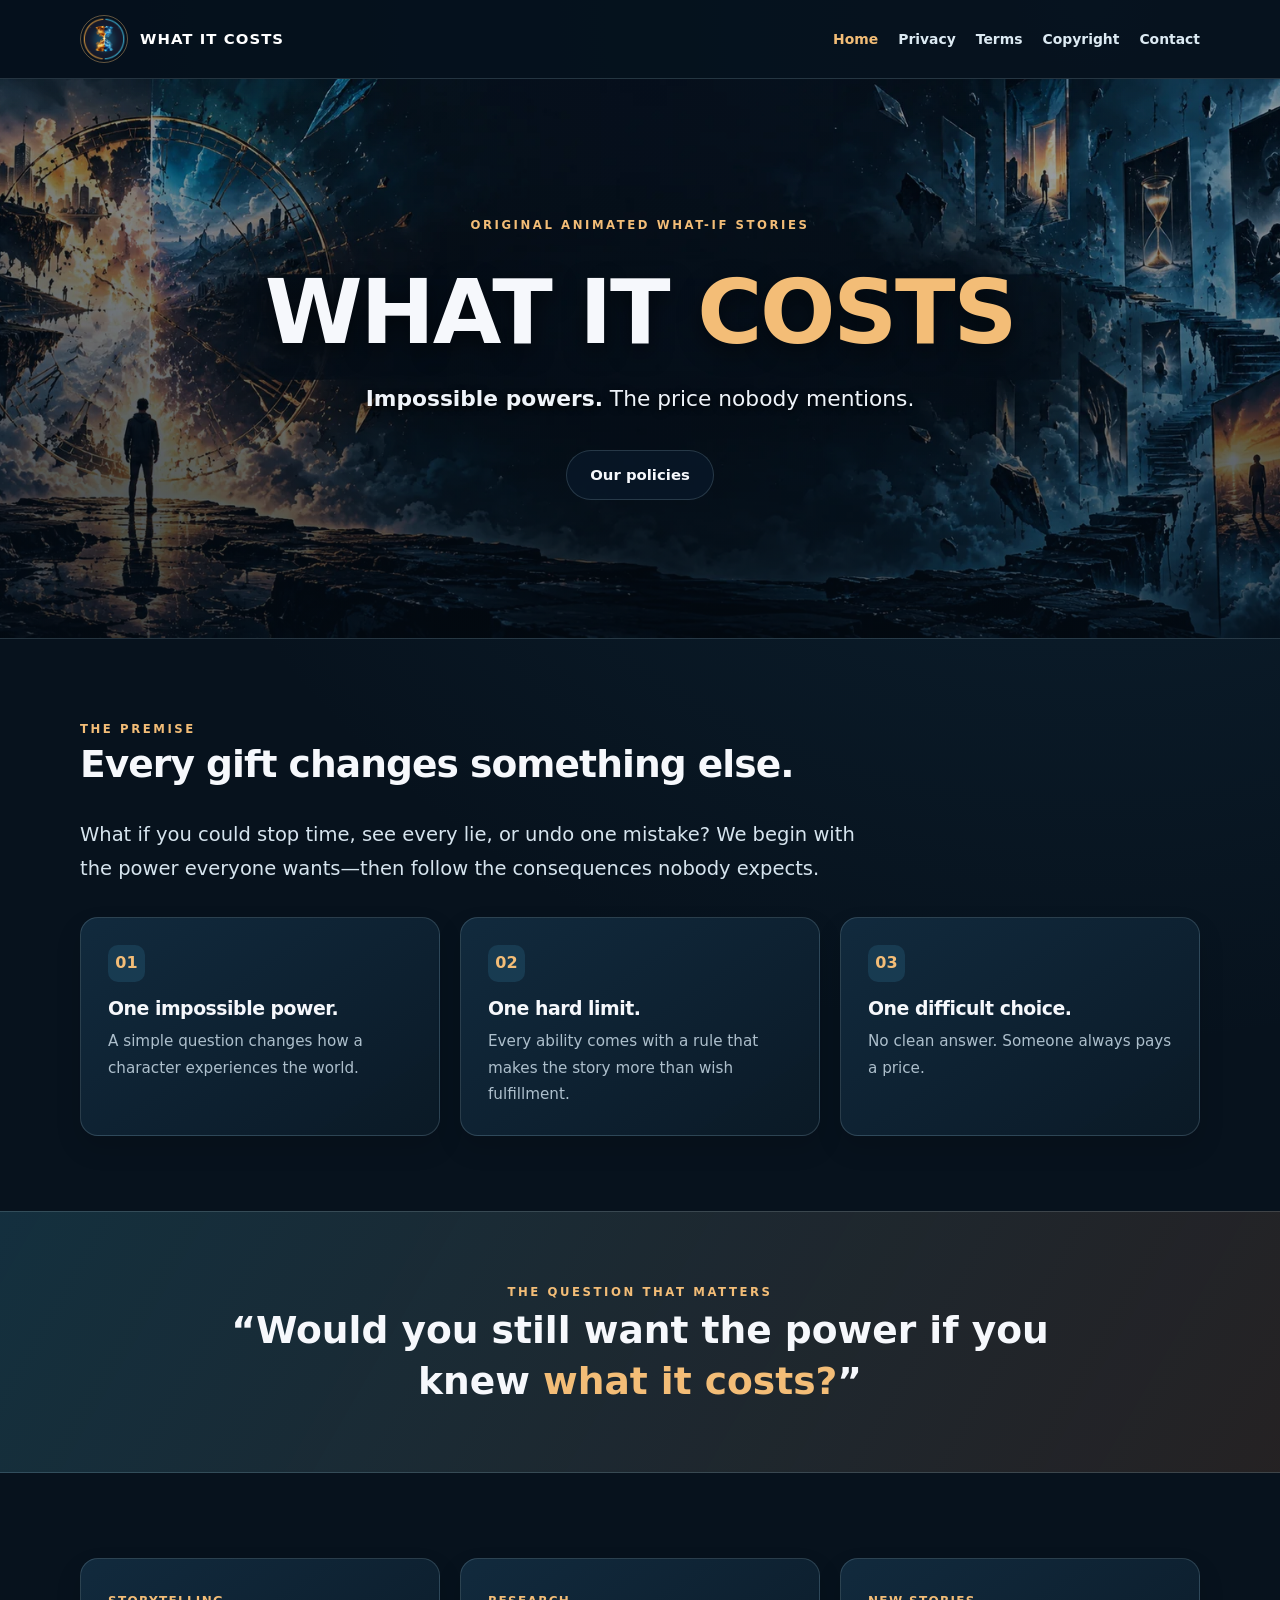
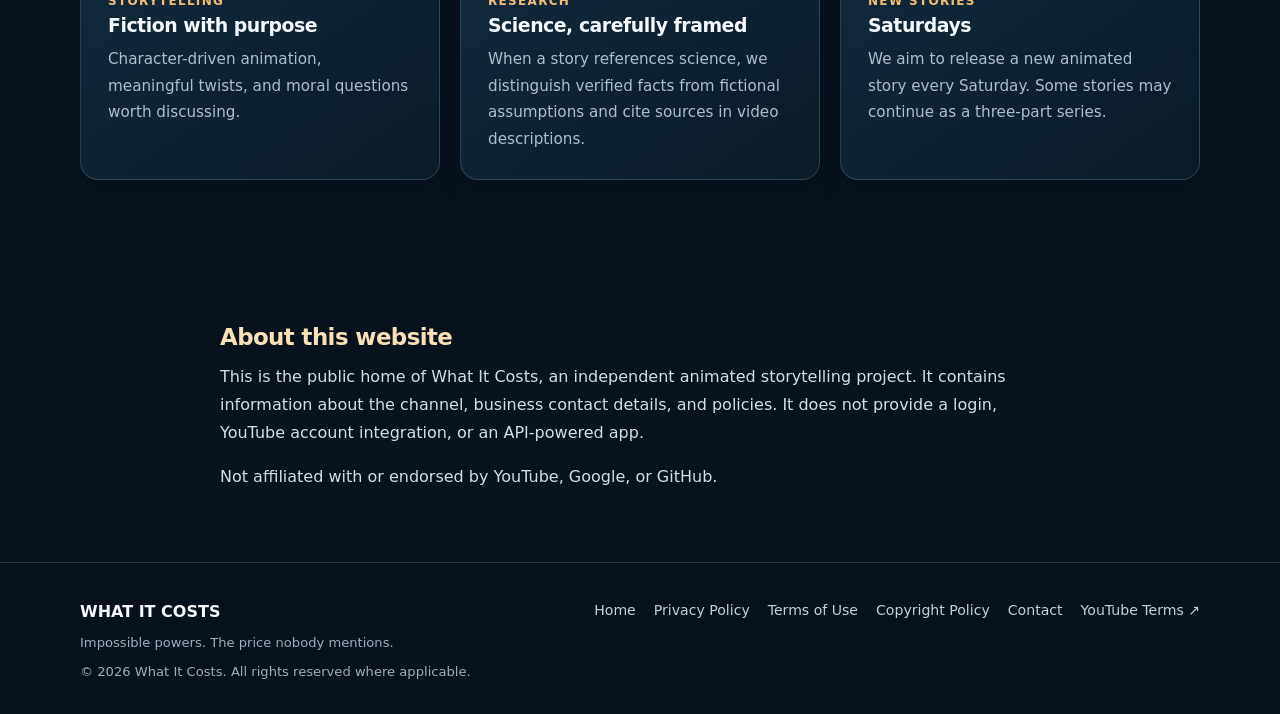
<file: index.html>
<!doctype html><html lang="en"><head><meta charset="utf-8"><meta name="viewport" content="width=device-width,initial-scale=1"><meta name="theme-color" content="#07121d"><meta name="description" content="What It Costs: original animated stories where impossible powers meet human consequences."><meta property="og:type" content="website"><meta property="og:title" content="Animated What-If Stories | What It Costs"><meta property="og:description" content="What It Costs: original animated stories where impossible powers meet human consequences."><meta property="og:image" content="assets/social-preview.jpg"><title>Animated What-If Stories | What It Costs</title><link rel="icon" href="assets/favicon.png" type="image/png"><link rel="stylesheet" href="assets/style.css"></head><body><a class="skip" href="#main">Skip to content</a><header><div class="container nav"><a class="brand" href="index.html" aria-label="What It Costs home"><img src="assets/logo.png" alt="" width="48" height="48"> WHAT IT COSTS</a><nav class="nav-links" aria-label="Main navigation"><a href="index.html" aria-current="page">Home</a><a href="privacy.html">Privacy</a><a href="terms.html">Terms</a><a href="copyright.html">Copyright</a><a href="contact.html">Contact</a></nav></div></header><main id="main"><section class="hero"><div class="container hero-inner"><span class="eyebrow">Original animated what-if stories</span><h1>WHAT IT <span class="accent">COSTS</span></h1><p><strong>Impossible powers.</strong> The price nobody mentions.</p><div class="actions"><a class="button" data-youtube-link href="#" hidden target="_blank" rel="noopener noreferrer">Watch on YouTube ↗</a><a class="button-alt" href="privacy.html">Our policies</a></div></div></section>
<section class="section"><div class="container"><span class="eyebrow">The premise</span><h2>Every gift changes something else.</h2><p class="lead">What if you could stop time, see every lie, or undo one mistake? We begin with the power everyone wants—then follow the consequences nobody expects.</p><div class="grid"><article class="tile"><div class="num">01</div><h3>One impossible power.</h3><p>A simple question changes how a character experiences the world.</p></article><article class="tile"><div class="num">02</div><h3>One hard limit.</h3><p>Every ability comes with a rule that makes the story more than wish fulfillment.</p></article><article class="tile"><div class="num">03</div><h3>One difficult choice.</h3><p>No clean answer. Someone always pays a price.</p></article></div></div></section>
<section class="pull"><div class="container"><span class="eyebrow">The question that matters</span><blockquote>“Would you still want the power if you knew <span class="accent">what it costs?</span>”</blockquote></div></section>
<section class="section slim"><div class="container"><div class="grid"><div class="tile"><span class="tag">Storytelling</span><h3>Fiction with purpose</h3><p>Character-driven animation, meaningful twists, and moral questions worth discussing.</p></div><div class="tile"><span class="tag">Research</span><h3>Science, carefully framed</h3><p>When a story references science, we distinguish verified facts from fictional assumptions and cite sources in video descriptions.</p></div><div class="tile"><span class="tag">New stories</span><h3>Saturdays</h3><p>We aim to release a new animated story every Saturday. Some stories may continue as a three-part series.</p></div></div></div></section>
<section class="section slim"><div class="container prose"><h2>About this website</h2><p>This is the public home of What It Costs, an independent animated storytelling project. It contains information about the channel, business contact details, and policies. It does not provide a login, YouTube account integration, or an API-powered app.</p><p class="muted">Not affiliated with or endorsed by YouTube, Google, or GitHub.</p></div></section></main><footer class="footer"><div class="container footer-inner"><div><strong>WHAT IT COSTS</strong><p class="small" style="margin:6px 0">Impossible powers. The price nobody mentions.</p><p class="small" style="margin:0">© 2026 What It Costs. All rights reserved where applicable.</p></div><nav class="foot-links" aria-label="Footer"><a href="index.html">Home</a><a href="privacy.html">Privacy Policy</a><a href="terms.html">Terms of Use</a><a href="copyright.html">Copyright Policy</a><a href="contact.html">Contact</a><a href="https://www.youtube.com/t/terms" rel="noopener noreferrer" target="_blank">YouTube Terms ↗</a></nav></div></footer><script src="config.js" defer></script><script src="assets/site.js" defer></script></body></html>
</file>
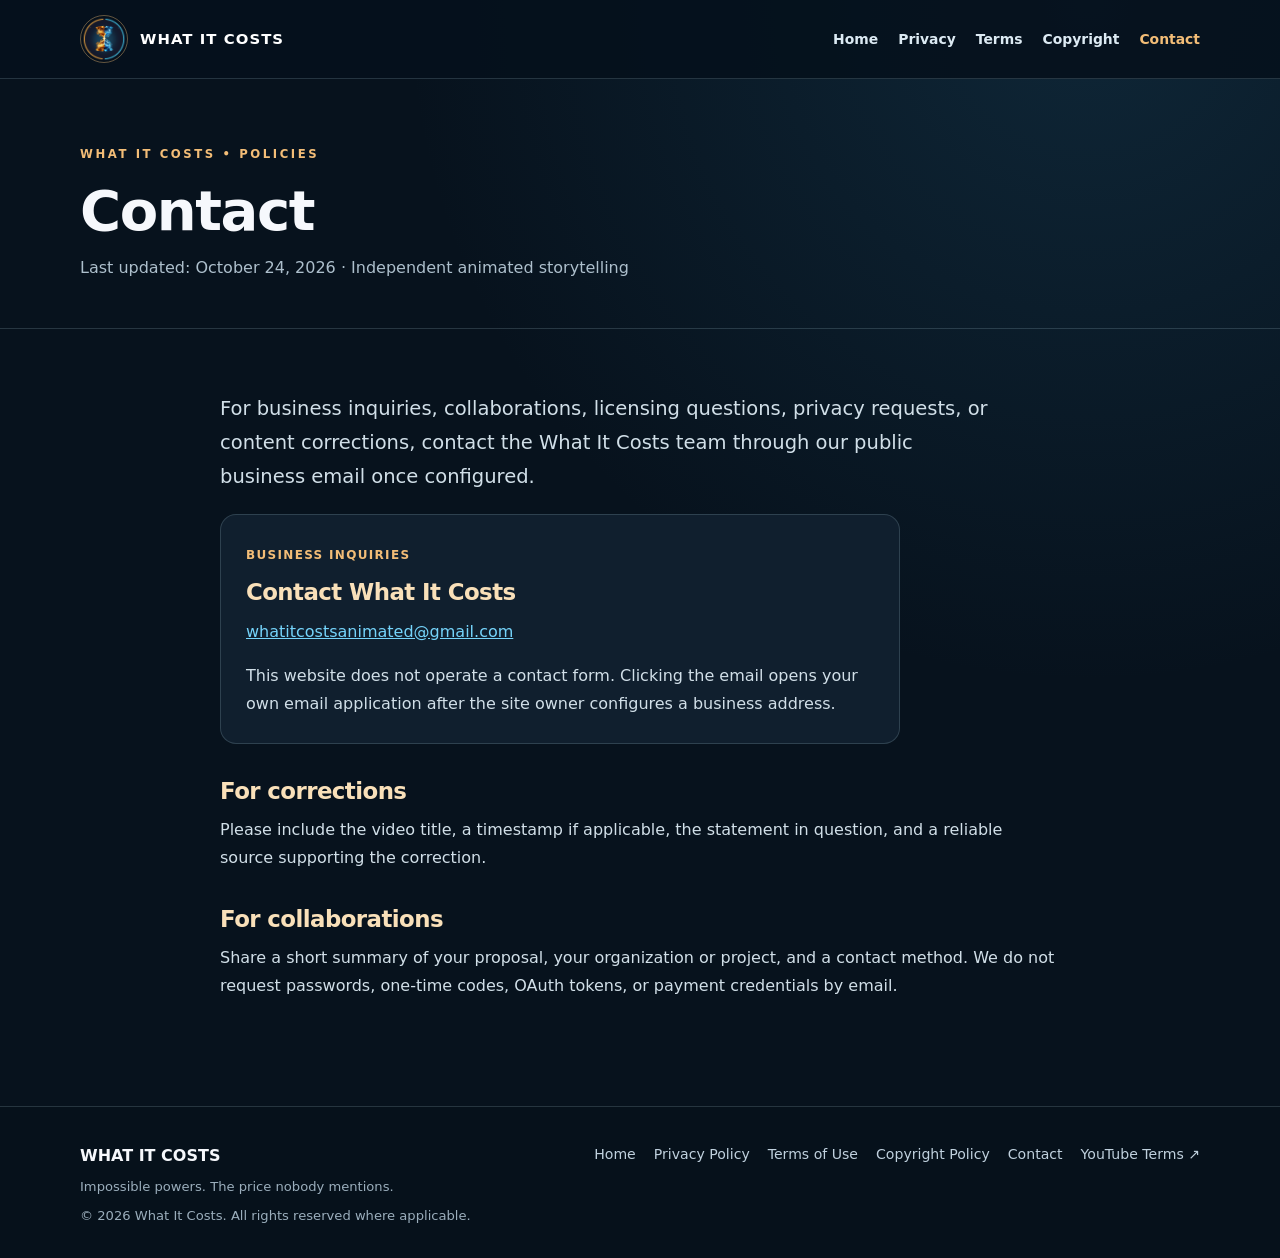
<file: contact.html>
<!doctype html><html lang="en"><head><meta charset="utf-8"><meta name="viewport" content="width=device-width,initial-scale=1"><meta name="theme-color" content="#07121d"><meta name="description" content="Business inquiries, collaboration, content corrections, and rights concerns."><meta property="og:type" content="website"><meta property="og:title" content="Contact | What It Costs"><meta property="og:description" content="Business inquiries, collaboration, content corrections, and rights concerns."><meta property="og:image" content="assets/social-preview.jpg"><title>Contact | What It Costs</title><link rel="icon" href="assets/favicon.png" type="image/png"><link rel="stylesheet" href="assets/style.css"></head><body><a class="skip" href="#main">Skip to content</a><header><div class="container nav"><a class="brand" href="index.html" aria-label="What It Costs home"><img src="assets/logo.png" alt="" width="48" height="48"> WHAT IT COSTS</a><nav class="nav-links" aria-label="Main navigation"><a href="index.html">Home</a><a href="privacy.html">Privacy</a><a href="terms.html">Terms</a><a href="copyright.html">Copyright</a><a href="contact.html" aria-current="page">Contact</a></nav></div></header><main id="main"><section class="page-top"><div class="container"><span class="eyebrow">What It Costs • Policies</span><h1>Contact</h1><p class="muted">Last updated: October 24, 2026 · Independent animated storytelling</p></div></section><section class="content"><div class="container prose"><p class="lead">For business inquiries, collaborations, licensing questions, privacy requests, or content corrections, contact the What It Costs team through our public business email once configured.</p>
<div class="contact-card"><span class="tag">Business inquiries</span><h2 style="margin-top:11px">Contact What It Costs</h2><p><a data-email-link>Business email not yet configured</a></p><p class="muted" style="margin-bottom:0">This website does not operate a contact form. Clicking the email opens your own email application after the site owner configures a business address.</p></div>
<h2>For corrections</h2><p>Please include the video title, a timestamp if applicable, the statement in question, and a reliable source supporting the correction.</p>
<h2>For collaborations</h2><p>Share a short summary of your proposal, your organization or project, and a contact method. We do not request passwords, one-time codes, OAuth tokens, or payment credentials by email.</p>
<p><a class="button-alt" data-youtube-link hidden target="_blank" rel="noopener noreferrer">Visit our YouTube channel ↗</a></p></div></section></main><footer class="footer"><div class="container footer-inner"><div><strong>WHAT IT COSTS</strong><p class="small" style="margin:6px 0">Impossible powers. The price nobody mentions.</p><p class="small" style="margin:0">© 2026 What It Costs. All rights reserved where applicable.</p></div><nav class="foot-links" aria-label="Footer"><a href="index.html">Home</a><a href="privacy.html">Privacy Policy</a><a href="terms.html">Terms of Use</a><a href="copyright.html">Copyright Policy</a><a href="contact.html">Contact</a><a href="https://www.youtube.com/t/terms" rel="noopener noreferrer" target="_blank">YouTube Terms ↗</a></nav></div></footer><script src="config.js" defer></script><script src="assets/site.js" defer></script></body></html>
</file>
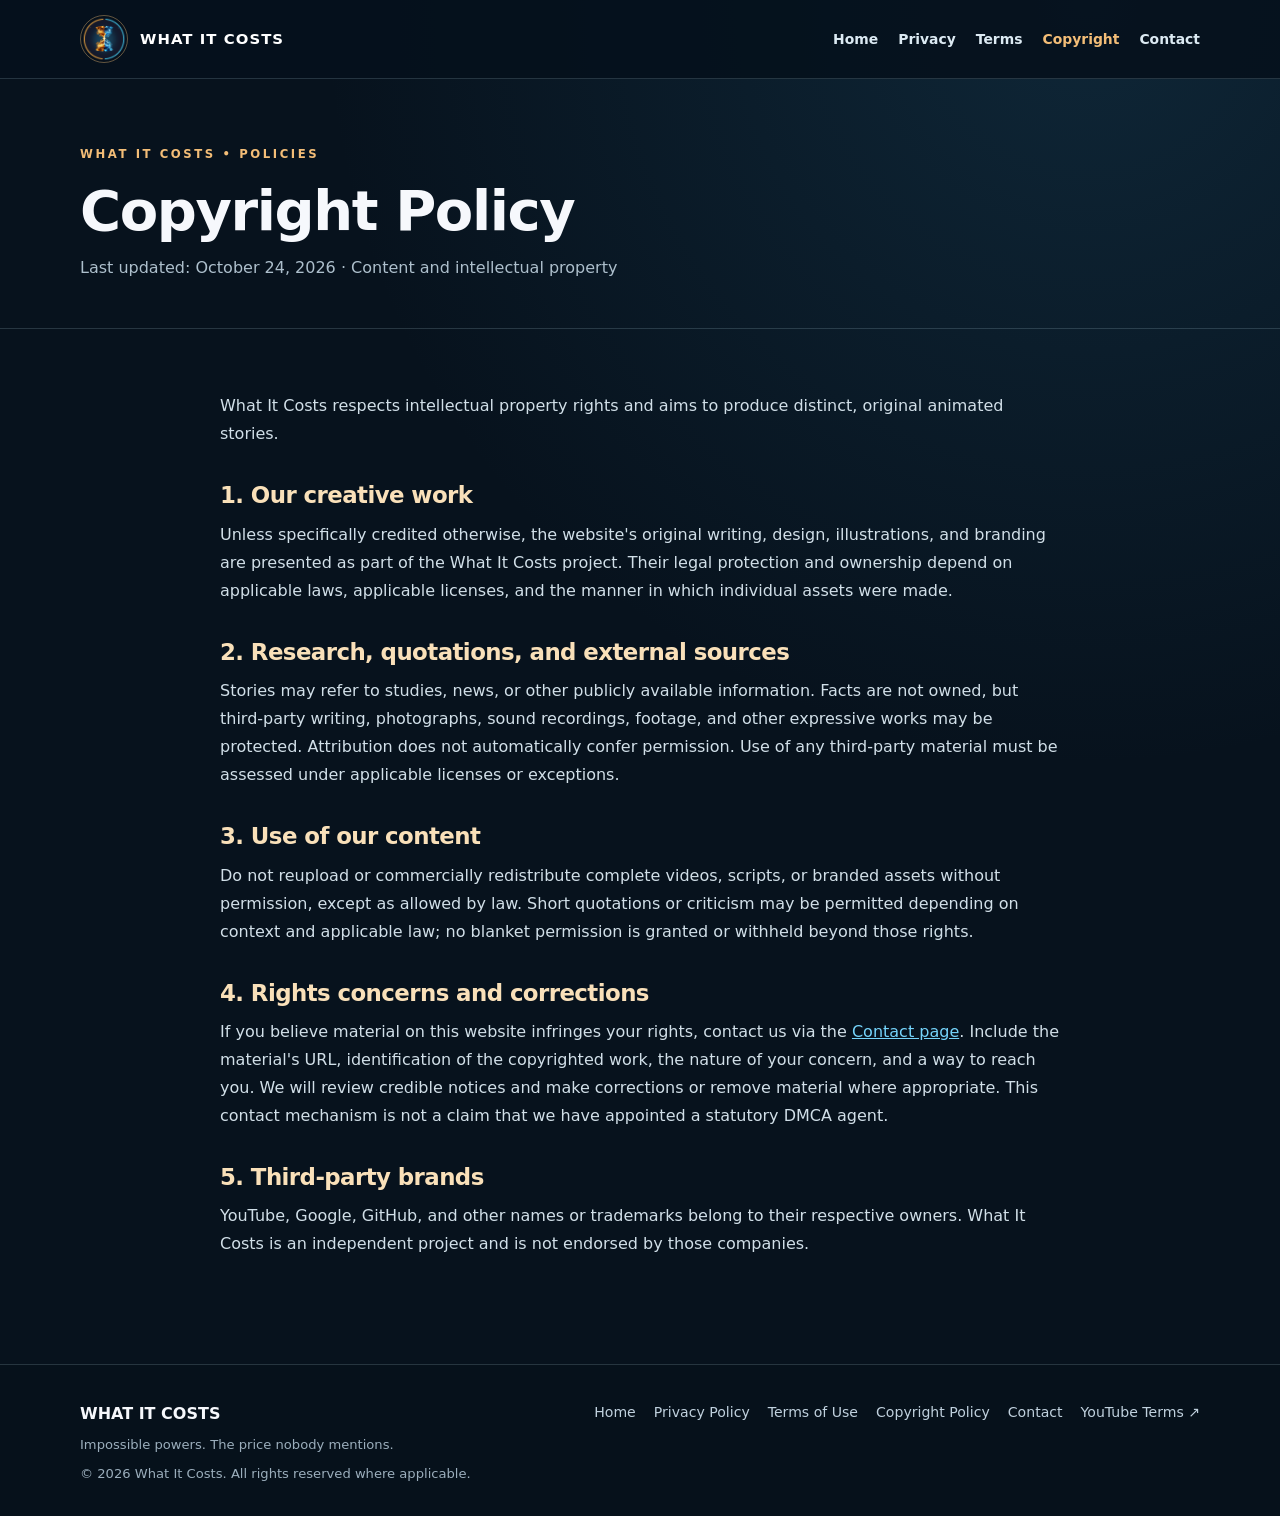
<file: copyright.html>
<!doctype html><html lang="en"><head><meta charset="utf-8"><meta name="viewport" content="width=device-width,initial-scale=1"><meta name="theme-color" content="#07121d"><meta name="description" content="Original work, attribution, and copyright concerns at What It Costs."><meta property="og:type" content="website"><meta property="og:title" content="Copyright Policy | What It Costs"><meta property="og:description" content="Original work, attribution, and copyright concerns at What It Costs."><meta property="og:image" content="assets/social-preview.jpg"><title>Copyright Policy | What It Costs</title><link rel="icon" href="assets/favicon.png" type="image/png"><link rel="stylesheet" href="assets/style.css"></head><body><a class="skip" href="#main">Skip to content</a><header><div class="container nav"><a class="brand" href="index.html" aria-label="What It Costs home"><img src="assets/logo.png" alt="" width="48" height="48"> WHAT IT COSTS</a><nav class="nav-links" aria-label="Main navigation"><a href="index.html">Home</a><a href="privacy.html">Privacy</a><a href="terms.html">Terms</a><a href="copyright.html" aria-current="page">Copyright</a><a href="contact.html">Contact</a></nav></div></header><main id="main"><section class="page-top"><div class="container"><span class="eyebrow">What It Costs • Policies</span><h1>Copyright Policy</h1><p class="muted">Last updated: October 24, 2026 · Content and intellectual property</p></div></section><section class="content"><div class="container prose"><p>What It Costs respects intellectual property rights and aims to produce distinct, original animated stories.</p>
<h2>1. Our creative work</h2><p>Unless specifically credited otherwise, the website's original writing, design, illustrations, and branding are presented as part of the What It Costs project. Their legal protection and ownership depend on applicable laws, applicable licenses, and the manner in which individual assets were made.</p>
<h2>2. Research, quotations, and external sources</h2><p>Stories may refer to studies, news, or other publicly available information. Facts are not owned, but third-party writing, photographs, sound recordings, footage, and other expressive works may be protected. Attribution does not automatically confer permission. Use of any third-party material must be assessed under applicable licenses or exceptions.</p>
<h2>3. Use of our content</h2><p>Do not reupload or commercially redistribute complete videos, scripts, or branded assets without permission, except as allowed by law. Short quotations or criticism may be permitted depending on context and applicable law; no blanket permission is granted or withheld beyond those rights.</p>
<h2>4. Rights concerns and corrections</h2><p>If you believe material on this website infringes your rights, contact us via the <a href="contact.html">Contact page</a>. Include the material's URL, identification of the copyrighted work, the nature of your concern, and a way to reach you. We will review credible notices and make corrections or remove material where appropriate. This contact mechanism is not a claim that we have appointed a statutory DMCA agent.</p>
<h2>5. Third-party brands</h2><p>YouTube, Google, GitHub, and other names or trademarks belong to their respective owners. What It Costs is an independent project and is not endorsed by those companies.</p></div></section></main><footer class="footer"><div class="container footer-inner"><div><strong>WHAT IT COSTS</strong><p class="small" style="margin:6px 0">Impossible powers. The price nobody mentions.</p><p class="small" style="margin:0">© 2026 What It Costs. All rights reserved where applicable.</p></div><nav class="foot-links" aria-label="Footer"><a href="index.html">Home</a><a href="privacy.html">Privacy Policy</a><a href="terms.html">Terms of Use</a><a href="copyright.html">Copyright Policy</a><a href="contact.html">Contact</a><a href="https://www.youtube.com/t/terms" rel="noopener noreferrer" target="_blank">YouTube Terms ↗</a></nav></div></footer><script src="config.js" defer></script><script src="assets/site.js" defer></script></body></html>
</file>
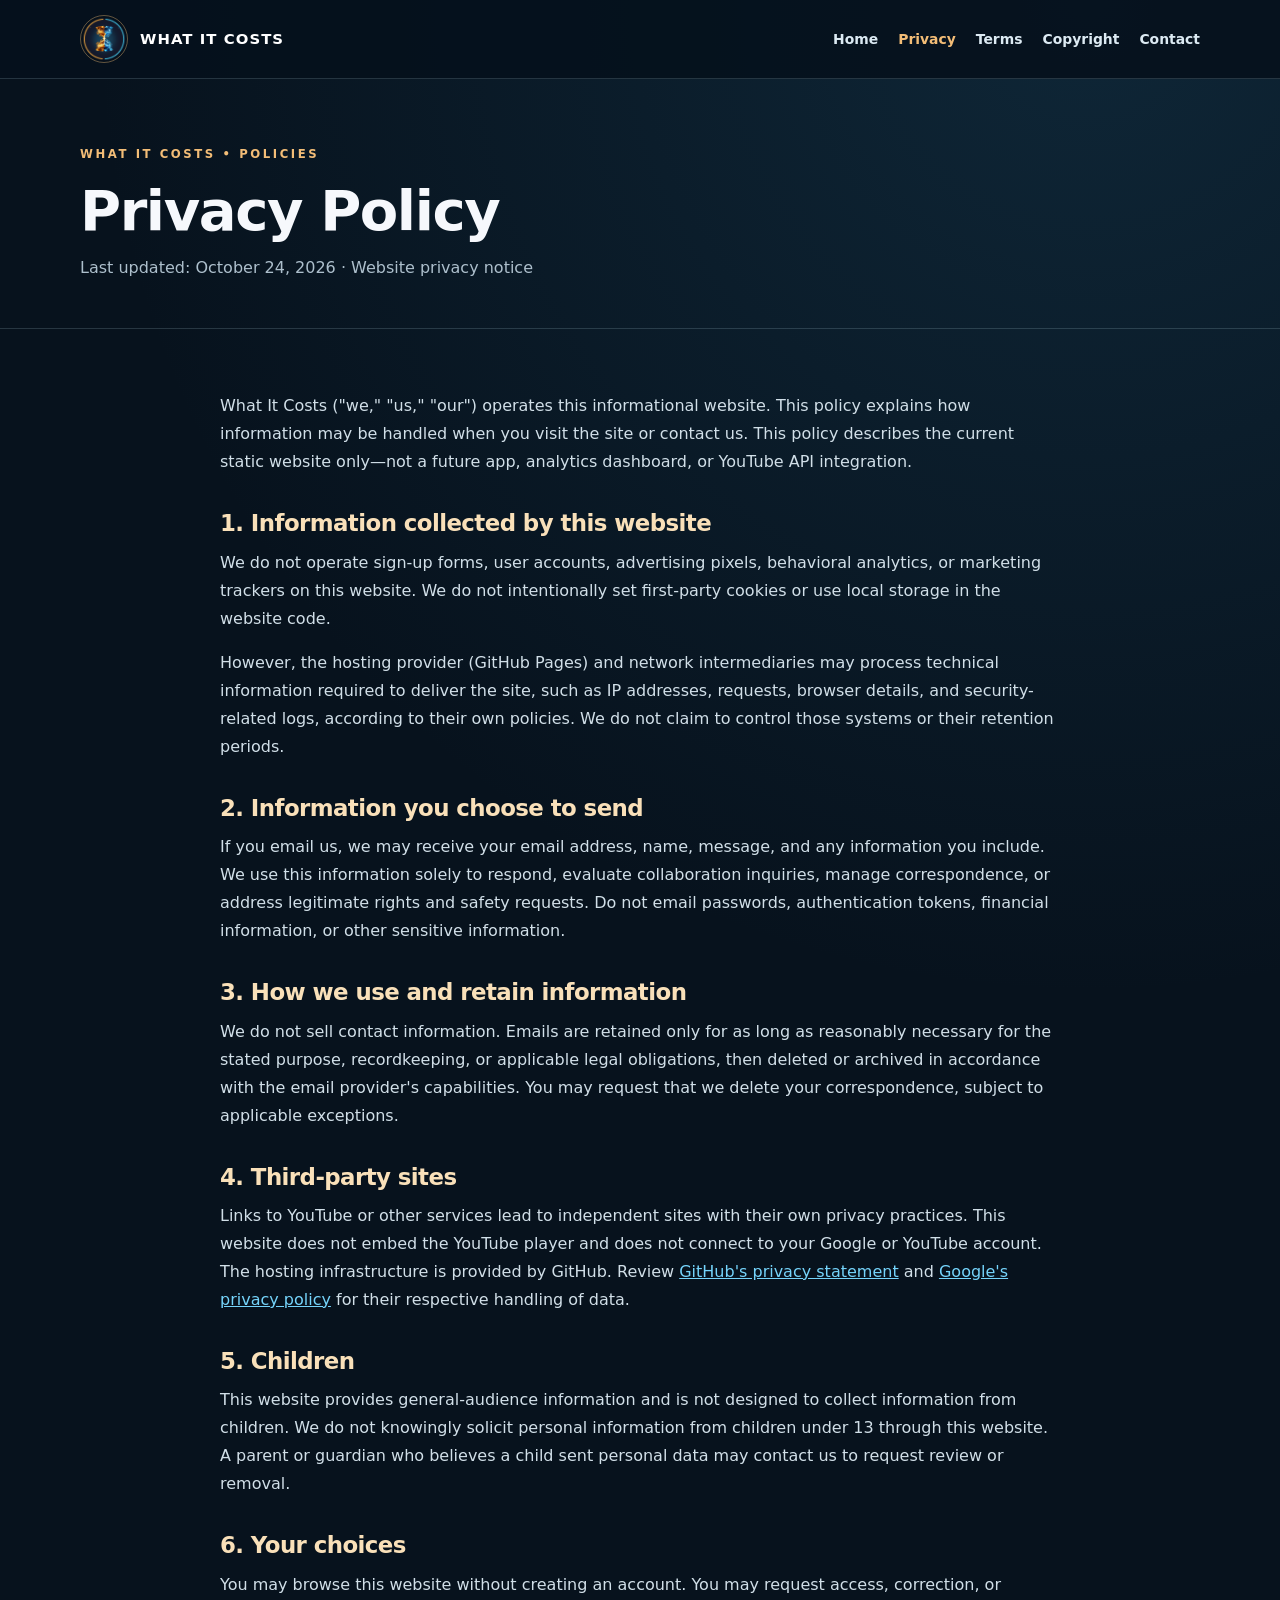
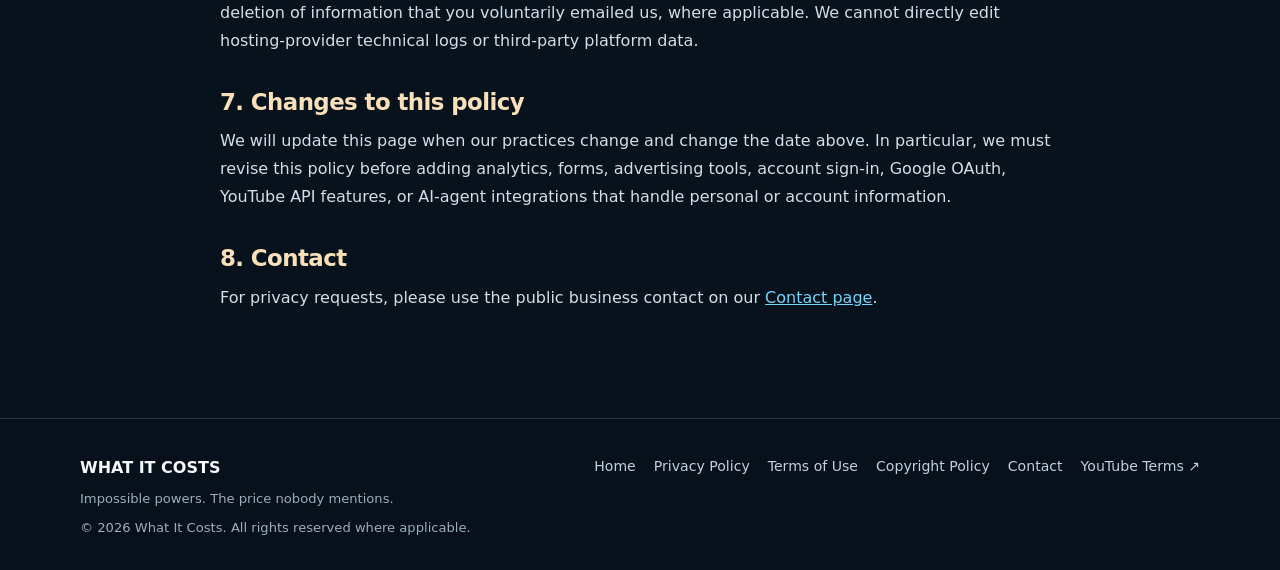
<file: privacy.html>
<!doctype html><html lang="en"><head><meta charset="utf-8"><meta name="viewport" content="width=device-width,initial-scale=1"><meta name="theme-color" content="#07121d"><meta name="description" content="How What It Costs handles information on its static website."><meta property="og:type" content="website"><meta property="og:title" content="Privacy Policy | What It Costs"><meta property="og:description" content="How What It Costs handles information on its static website."><meta property="og:image" content="assets/social-preview.jpg"><title>Privacy Policy | What It Costs</title><link rel="icon" href="assets/favicon.png" type="image/png"><link rel="stylesheet" href="assets/style.css"></head><body><a class="skip" href="#main">Skip to content</a><header><div class="container nav"><a class="brand" href="index.html" aria-label="What It Costs home"><img src="assets/logo.png" alt="" width="48" height="48"> WHAT IT COSTS</a><nav class="nav-links" aria-label="Main navigation"><a href="index.html">Home</a><a href="privacy.html" aria-current="page">Privacy</a><a href="terms.html">Terms</a><a href="copyright.html">Copyright</a><a href="contact.html">Contact</a></nav></div></header><main id="main"><section class="page-top"><div class="container"><span class="eyebrow">What It Costs • Policies</span><h1>Privacy Policy</h1><p class="muted">Last updated: October 24, 2026 · Website privacy notice</p></div></section><section class="content"><div class="container prose"><p>What It Costs ("we," "us," "our") operates this informational website. This policy explains how information may be handled when you visit the site or contact us. This policy describes the current static website only—not a future app, analytics dashboard, or YouTube API integration.</p>
<h2>1. Information collected by this website</h2><p>We do not operate sign-up forms, user accounts, advertising pixels, behavioral analytics, or marketing trackers on this website. We do not intentionally set first-party cookies or use local storage in the website code.</p><p>However, the hosting provider (GitHub Pages) and network intermediaries may process technical information required to deliver the site, such as IP addresses, requests, browser details, and security-related logs, according to their own policies. We do not claim to control those systems or their retention periods.</p>
<h2>2. Information you choose to send</h2><p>If you email us, we may receive your email address, name, message, and any information you include. We use this information solely to respond, evaluate collaboration inquiries, manage correspondence, or address legitimate rights and safety requests. Do not email passwords, authentication tokens, financial information, or other sensitive information.</p>
<h2>3. How we use and retain information</h2><p>We do not sell contact information. Emails are retained only for as long as reasonably necessary for the stated purpose, recordkeeping, or applicable legal obligations, then deleted or archived in accordance with the email provider's capabilities. You may request that we delete your correspondence, subject to applicable exceptions.</p>
<h2>4. Third-party sites</h2><p>Links to YouTube or other services lead to independent sites with their own privacy practices. This website does not embed the YouTube player and does not connect to your Google or YouTube account. The hosting infrastructure is provided by GitHub. Review <a href="https://docs.github.com/en/site-policy/privacy-policies/github-general-privacy-statement" target="_blank" rel="noopener noreferrer">GitHub's privacy statement</a> and <a href="https://policies.google.com/privacy" target="_blank" rel="noopener noreferrer">Google's privacy policy</a> for their respective handling of data.</p>
<h2>5. Children</h2><p>This website provides general-audience information and is not designed to collect information from children. We do not knowingly solicit personal information from children under 13 through this website. A parent or guardian who believes a child sent personal data may contact us to request review or removal.</p>
<h2>6. Your choices</h2><p>You may browse this website without creating an account. You may request access, correction, or deletion of information that you voluntarily emailed us, where applicable. We cannot directly edit hosting-provider technical logs or third-party platform data.</p>
<h2>7. Changes to this policy</h2><p>We will update this page when our practices change and change the date above. In particular, we must revise this policy before adding analytics, forms, advertising tools, account sign-in, Google OAuth, YouTube API features, or AI-agent integrations that handle personal or account information.</p>
<h2>8. Contact</h2><p>For privacy requests, please use the public business contact on our <a href="contact.html">Contact page</a>.</p></div></section></main><footer class="footer"><div class="container footer-inner"><div><strong>WHAT IT COSTS</strong><p class="small" style="margin:6px 0">Impossible powers. The price nobody mentions.</p><p class="small" style="margin:0">© 2026 What It Costs. All rights reserved where applicable.</p></div><nav class="foot-links" aria-label="Footer"><a href="index.html">Home</a><a href="privacy.html">Privacy Policy</a><a href="terms.html">Terms of Use</a><a href="copyright.html">Copyright Policy</a><a href="contact.html">Contact</a><a href="https://www.youtube.com/t/terms" rel="noopener noreferrer" target="_blank">YouTube Terms ↗</a></nav></div></footer><script src="config.js" defer></script><script src="assets/site.js" defer></script></body></html>
</file>
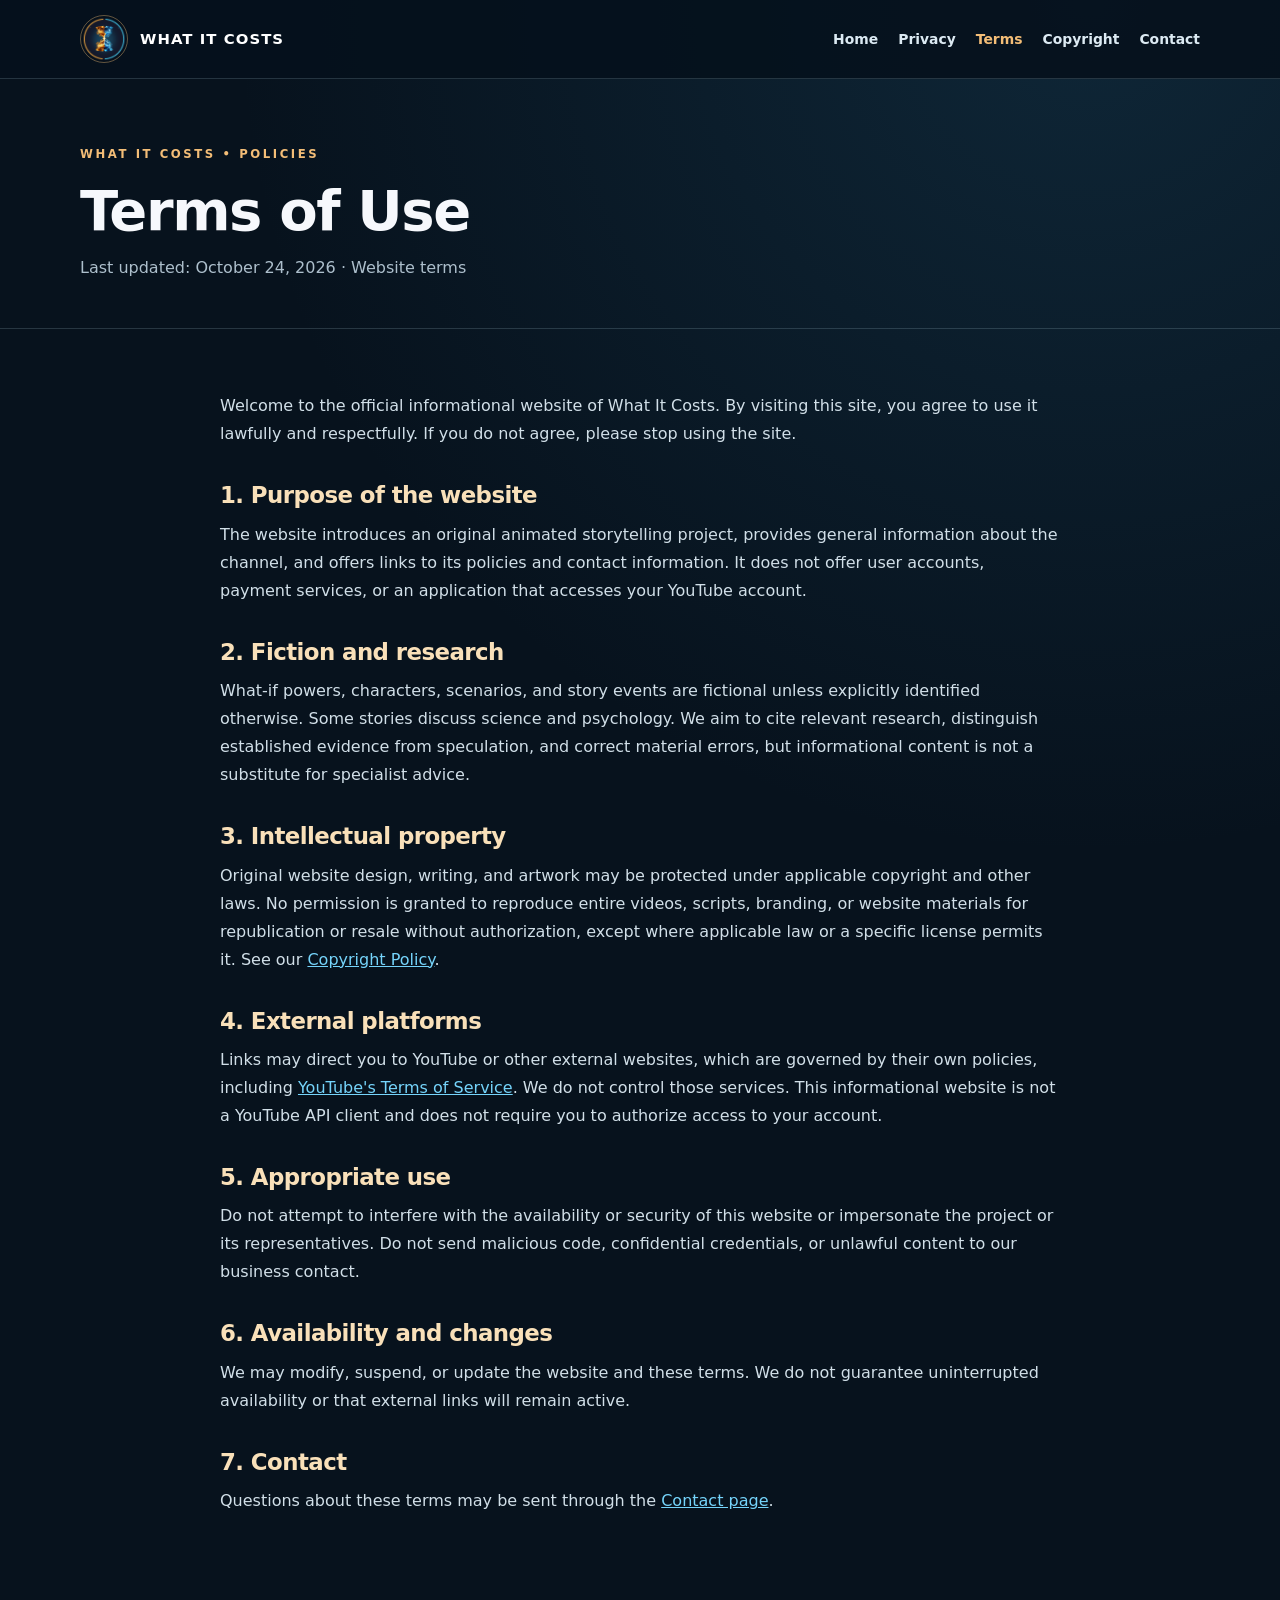
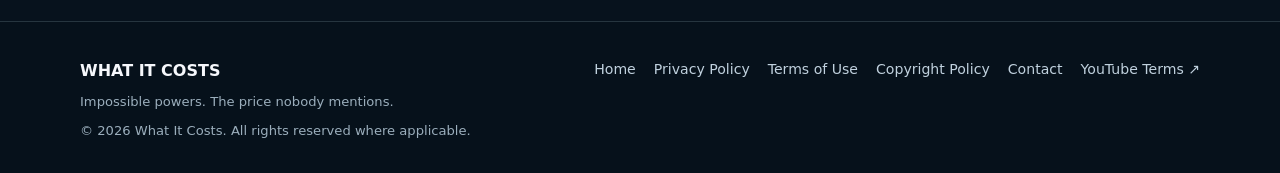
<file: terms.html>
<!doctype html><html lang="en"><head><meta charset="utf-8"><meta name="viewport" content="width=device-width,initial-scale=1"><meta name="theme-color" content="#07121d"><meta name="description" content="Terms governing visits to the What It Costs informational website."><meta property="og:type" content="website"><meta property="og:title" content="Terms of Use | What It Costs"><meta property="og:description" content="Terms governing visits to the What It Costs informational website."><meta property="og:image" content="assets/social-preview.jpg"><title>Terms of Use | What It Costs</title><link rel="icon" href="assets/favicon.png" type="image/png"><link rel="stylesheet" href="assets/style.css"></head><body><a class="skip" href="#main">Skip to content</a><header><div class="container nav"><a class="brand" href="index.html" aria-label="What It Costs home"><img src="assets/logo.png" alt="" width="48" height="48"> WHAT IT COSTS</a><nav class="nav-links" aria-label="Main navigation"><a href="index.html">Home</a><a href="privacy.html">Privacy</a><a href="terms.html" aria-current="page">Terms</a><a href="copyright.html">Copyright</a><a href="contact.html">Contact</a></nav></div></header><main id="main"><section class="page-top"><div class="container"><span class="eyebrow">What It Costs • Policies</span><h1>Terms of Use</h1><p class="muted">Last updated: October 24, 2026 · Website terms</p></div></section><section class="content"><div class="container prose"><p>Welcome to the official informational website of What It Costs. By visiting this site, you agree to use it lawfully and respectfully. If you do not agree, please stop using the site.</p>
<h2>1. Purpose of the website</h2><p>The website introduces an original animated storytelling project, provides general information about the channel, and offers links to its policies and contact information. It does not offer user accounts, payment services, or an application that accesses your YouTube account.</p>
<h2>2. Fiction and research</h2><p>What-if powers, characters, scenarios, and story events are fictional unless explicitly identified otherwise. Some stories discuss science and psychology. We aim to cite relevant research, distinguish established evidence from speculation, and correct material errors, but informational content is not a substitute for specialist advice.</p>
<h2>3. Intellectual property</h2><p>Original website design, writing, and artwork may be protected under applicable copyright and other laws. No permission is granted to reproduce entire videos, scripts, branding, or website materials for republication or resale without authorization, except where applicable law or a specific license permits it. See our <a href="copyright.html">Copyright Policy</a>.</p>
<h2>4. External platforms</h2><p>Links may direct you to YouTube or other external websites, which are governed by their own policies, including <a href="https://www.youtube.com/t/terms" rel="noopener noreferrer" target="_blank">YouTube's Terms of Service</a>. We do not control those services. This informational website is not a YouTube API client and does not require you to authorize access to your account.</p>
<h2>5. Appropriate use</h2><p>Do not attempt to interfere with the availability or security of this website or impersonate the project or its representatives. Do not send malicious code, confidential credentials, or unlawful content to our business contact.</p>
<h2>6. Availability and changes</h2><p>We may modify, suspend, or update the website and these terms. We do not guarantee uninterrupted availability or that external links will remain active.</p>
<h2>7. Contact</h2><p>Questions about these terms may be sent through the <a href="contact.html">Contact page</a>.</p></div></section></main><footer class="footer"><div class="container footer-inner"><div><strong>WHAT IT COSTS</strong><p class="small" style="margin:6px 0">Impossible powers. The price nobody mentions.</p><p class="small" style="margin:0">© 2026 What It Costs. All rights reserved where applicable.</p></div><nav class="foot-links" aria-label="Footer"><a href="index.html">Home</a><a href="privacy.html">Privacy Policy</a><a href="terms.html">Terms of Use</a><a href="copyright.html">Copyright Policy</a><a href="contact.html">Contact</a><a href="https://www.youtube.com/t/terms" rel="noopener noreferrer" target="_blank">YouTube Terms ↗</a></nav></div></footer><script src="config.js" defer></script><script src="assets/site.js" defer></script></body></html>
</file>
<file: assets/style.css>
:root{color-scheme:dark;--bg:#07121d;--panel:#101f2e;--panel2:#12283a;--line:rgba(196,229,244,.17);--text:#f6f8fc;--muted:#adbfcc;--blue:#75d4fb;--gold:#f3bd77;--max:1120px}
*,*::before,*::after{box-sizing:border-box}html{scroll-behavior:smooth}body{margin:0;background:radial-gradient(circle at 85% 0%,rgba(34,91,122,.28),transparent 41%),var(--bg);color:var(--text);font:16px/1.75 system-ui,-apple-system,Segoe UI,Roboto,Arial,sans-serif}a{color:var(--blue)}a:hover{color:#b8edff}img{max-width:100%;display:block}h1,h2,h3,p{margin-top:0}h1,h2,h3{line-height:1.2;letter-spacing:-.025em}h1{font-size:clamp(2.7rem,7.4vw,5.55rem);font-weight:850}h2{font-size:clamp(1.5rem,3.5vw,2.35rem)}h3{font-size:1.18rem}.container{width:min(100% - 42px,var(--max));margin-inline:auto}.skip{position:absolute;left:-9999px;top:0;background:#fff;color:#000;padding:6px 12px;z-index:100}.skip:focus{left:8px}header{position:relative;z-index:3;background:rgba(5,16,28,.88);border-bottom:1px solid var(--line)}.nav{min-height:78px;display:flex;justify-content:space-between;align-items:center;gap:16px}.brand{display:flex;align-items:center;gap:12px;color:white;text-decoration:none;font-weight:850;letter-spacing:.07em;font-size:.93rem}.brand img{width:48px;height:48px;border-radius:50%;border:1px solid rgba(243,189,119,.4)}.nav-links{display:flex;align-items:center;flex-wrap:wrap;gap:20px}.nav-links a{color:#dceaf3;text-decoration:none;font-size:.87rem;font-weight:650}.nav-links a[aria-current=page],.nav-links a:hover{color:var(--gold)}.hero{background:linear-gradient(90deg,rgba(4,13,23,.42),rgba(3,14,25,.18) 49%,rgba(3,15,27,.32)),url('hero.webp') center/cover no-repeat;min-height:560px;display:flex;align-items:center;position:relative;border-bottom:1px solid var(--line)}.hero:before{content:"";position:absolute;inset:0;background:linear-gradient(180deg,rgba(3,12,22,.10),rgba(3,12,22,.62))}.hero-inner{position:relative;text-align:center;padding:105px 16px 112px}.eyebrow{text-transform:uppercase;letter-spacing:.22em;font-size:.73rem;font-weight:750;color:var(--gold)}.hero h1{text-shadow:0 8px 22px rgba(0,0,0,.55);margin:22px 0 13px}.hero p{font-size:clamp(1rem,2.7vw,1.36rem);color:#eff4fa;max-width:730px;margin:0 auto 32px;text-shadow:0 2px 7px #000}.accent{color:var(--gold)}.button,.button-alt{display:inline-flex;align-items:center;justify-content:center;text-decoration:none;border-radius:40px;font-weight:750;font-size:.93rem;min-height:48px;padding:11px 23px;transition:transform .2s,background .2s}.button{background:linear-gradient(110deg,var(--gold),#f2d4a7);color:#081424}.button:hover{color:#081424;transform:translateY(-2px)}.button-alt{border:1px solid var(--line);background:rgba(8,25,42,.75);color:var(--text)}.button-alt:hover{color:white;background:var(--panel)}.actions{display:flex;gap:12px;flex-wrap:wrap;justify-content:center}.section{padding:75px 0}.section.slim{padding:55px 0}.lead{font-size:1.22rem;color:#d6e4ee;max-width:780px}.muted{color:var(--muted)}.grid{display:grid;grid-template-columns:repeat(3,minmax(0,1fr));gap:20px;margin-top:30px}.tile{padding:27px;background:linear-gradient(146deg,rgba(19,45,65,.91),rgba(11,26,39,.94));border:1px solid var(--line);border-radius:18px;box-shadow:0 12px 26px rgba(0,0,0,.13)}.tile .num{display:inline-grid;place-items:center;width:37px;height:37px;border-radius:10px;background:#183b51;color:var(--gold);font-weight:800;margin-bottom:15px}.tile h3{margin-bottom:9px}.tile p{color:var(--muted);font-size:.95rem;margin:0}.pull{background:linear-gradient(120deg,rgba(25,60,76,.7),rgba(67,49,42,.5));border-top:1px solid var(--line);border-bottom:1px solid var(--line);text-align:center;padding:65px 20px}.pull blockquote{font-size:clamp(1.4rem,3.5vw,2.35rem);line-height:1.36;font-weight:750;margin:0 auto;max-width:840px}.content{padding:63px 0 90px}.page-top{padding:60px 0 30px;border-bottom:1px solid var(--line)}.page-top h1{font-size:clamp(2.25rem,5vw,3.5rem);margin:10px 0}.prose{max-width:840px}.prose h2{font-size:1.43rem;color:#f9e0b9;margin:34px 0 11px}.prose p,.prose li{color:#d1dfe8}.prose ul{padding-left:23px}.prose a{word-break:break-word}.note{background:rgba(22,48,66,.8);border-left:3px solid var(--gold);padding:18px 21px;border-radius:0 12px 12px 0;margin:28px 0;color:#e7eef2}.footer{background:#06111b;border-top:1px solid var(--line);padding:35px 0 30px}.footer-inner{display:flex;gap:16px;justify-content:space-between;align-items:flex-start;flex-wrap:wrap}.foot-links{display:flex;gap:12px 18px;flex-wrap:wrap}.foot-links a{font-size:.88rem;color:#c0d1de;text-decoration:none}.foot-links a:hover{color:var(--gold)}.small{font-size:.82rem;color:#9baebc}.contact-card{padding:25px;border:1px solid var(--line);border-radius:16px;background:var(--panel);max-width:680px}.tag{display:inline-block;font-size:.75rem;font-weight:700;color:var(--gold);letter-spacing:.11em;text-transform:uppercase}.external{font-size:.9rem}.screenreader{position:absolute;width:1px;height:1px;overflow:hidden;clip:rect(0,0,0,0)}:focus-visible{outline:3px solid #fedca3;outline-offset:3px}
@media(max-width:820px){.grid{grid-template-columns:1fr}.nav{align-items:flex-start;flex-direction:column;padding-block:12px}.nav-links{gap:12px}.hero{min-height:520px}.hero-inner{padding-block:90px}.section{padding:55px 0}}@media(max-width:440px){.container{width:min(100% - 28px,var(--max))}.nav-links{gap:9px 15px}.nav-links a{font-size:.8rem}.hero h1{font-size:2.7rem}.tile{padding:21px}}

[hidden]{display:none!important}
</file>
